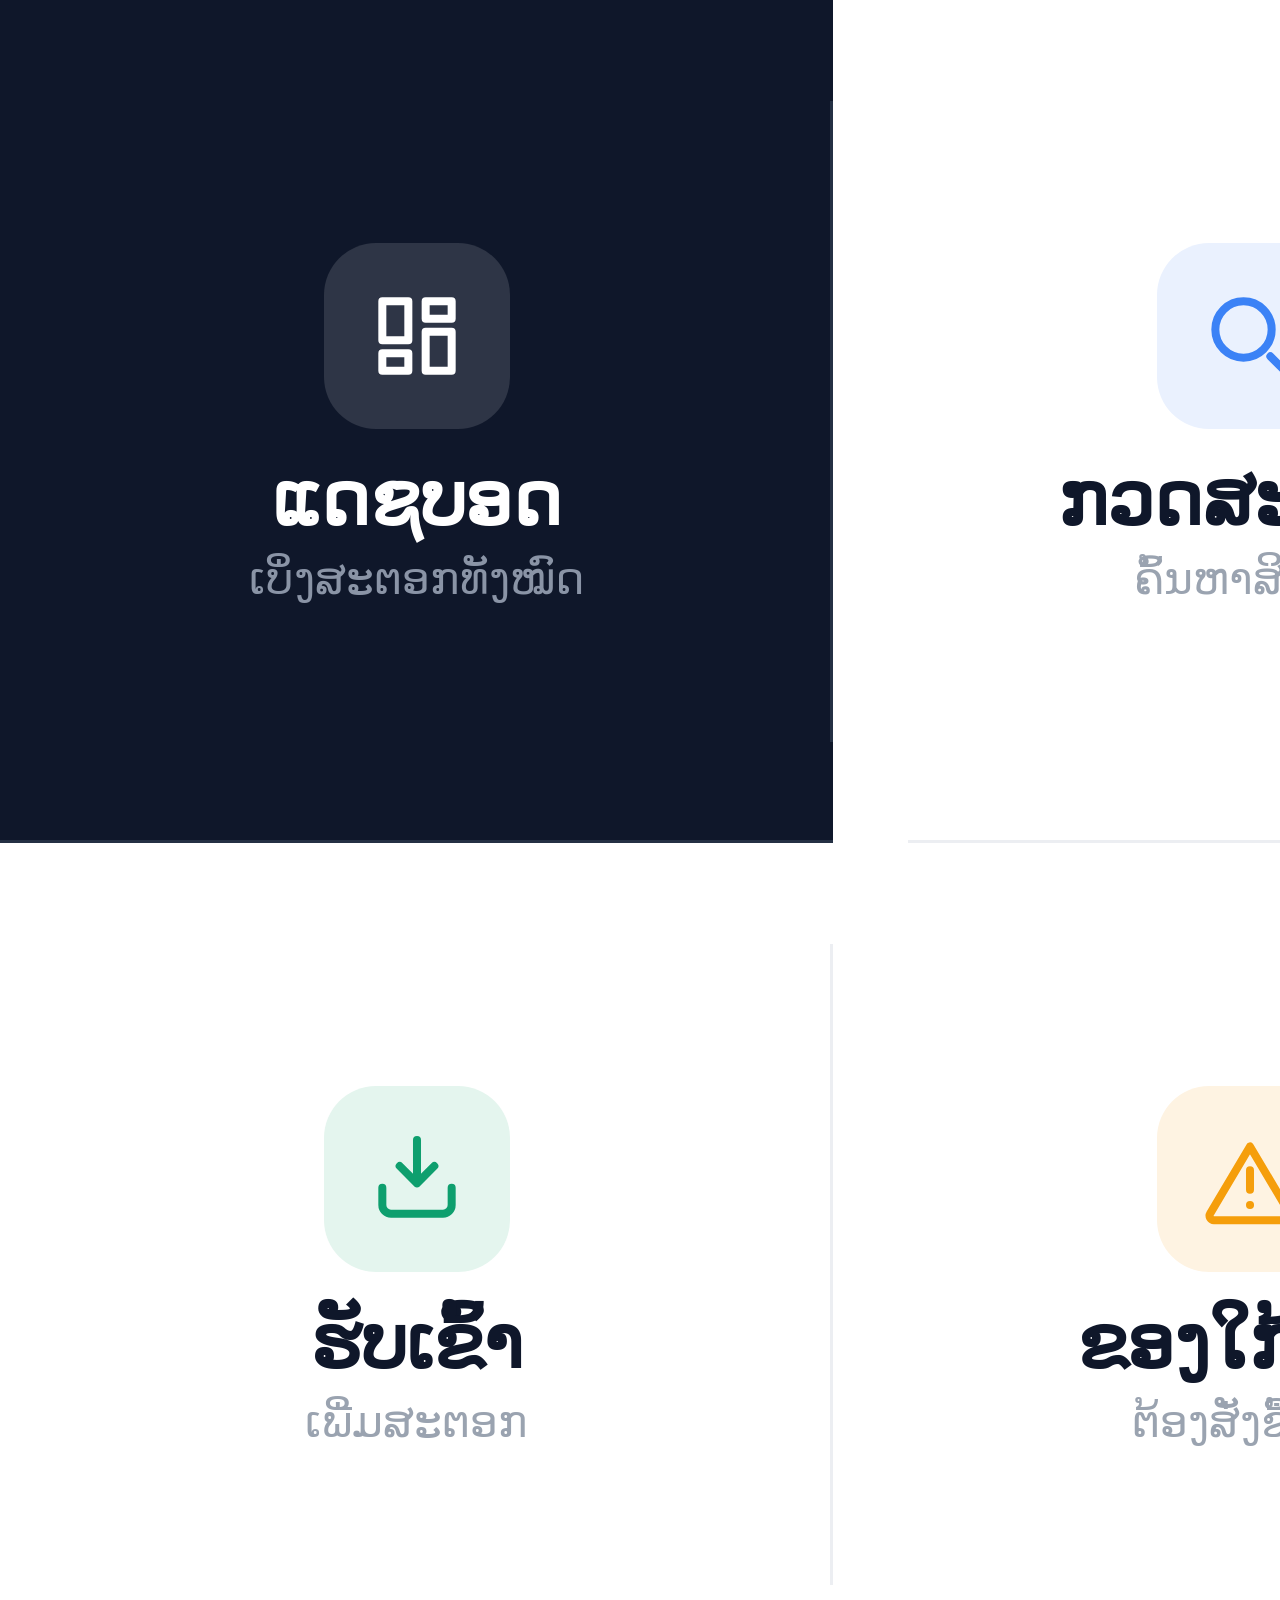
<file: richmenu/menu.html>
<!DOCTYPE html><html lang="lo"><head><meta charset="utf-8"><style>
* { margin:0; padding:0; box-sizing:border-box; }
html,body { width:2500px; height:1686px; }
body {
  font-family:'Noto Sans Lao','Thonburi',sans-serif;
  background:#FFFFFF; display:grid;
  grid-template-columns:833px 834px 833px; grid-template-rows:843px 843px;
}
.cell { position:relative; display:flex; flex-direction:column; align-items:center; justify-content:center; gap:34px; }
.cell::after { content:''; position:absolute; right:0; top:12%; height:76%; width:3px; background:#ECEEF2; }
.cell:nth-child(3n)::after { display:none; }
.cell:nth-child(-n+3)::before { content:''; position:absolute; bottom:0; left:9%; width:82%; height:3px; background:#ECEEF2; }
.badge { width:186px; height:186px; border-radius:52px; display:grid; place-items:center; }
svg { width:104px; height:104px; fill:none; stroke-width:1.85; stroke-linecap:round; stroke-linejoin:round; }
.label { font-size:74px; font-weight:600; color:#0F172A; letter-spacing:-.01em; line-height:1; }
.sub { font-size:44px; color:#9AA3B0; line-height:1; margin-top:-14px; }

/* ປຸ່ມຫຼັກ: ແດຊບອດ */
.primary { background:#0F172A; }
.primary::after { background:#243044; }
.primary::before { background:#243044 !important; left:0 !important; width:100% !important; }
.primary .badge { background:rgba(255,255,255,.13); }
.primary svg { stroke:#FFFFFF; }
.primary .label { color:#FFFFFF; }
.primary .sub { color:#8A94A6; }
</style></head><body>

<div class="cell primary">
  <div class="badge"><svg viewBox="0 0 24 24"><path d="M4 13h6V4H4v9Zm10 7h6v-9h-6v9ZM4 20h6v-4H4v4ZM14 8h6V4h-6v4Z"/></svg></div>
  <div class="label">ແດຊບອດ</div><div class="sub">ເບິ່ງສະຕອກທັງໝົດ</div>
</div>

<div class="cell">
  <div class="badge" style="background:#EAF1FE"><svg viewBox="0 0 24 24" style="stroke:#3B82F6"><path d="M21 21l-4.3-4.3M17 10.5a6.5 6.5 0 1 1-13 0 6.5 6.5 0 0 1 13 0Z"/></svg></div>
  <div class="label">ກວດສະຕອກ</div><div class="sub">ຄົ້ນຫາສິນຄ້າ</div>
</div>

<div class="cell">
  <div class="badge" style="background:#FDECEC"><svg viewBox="0 0 24 24" style="stroke:#E5484D"><path d="M12 3v10m0-10-4 4m4-4 4 4M4 14v4a2 2 0 0 0 2 2h12a2 2 0 0 0 2-2v-4"/></svg></div>
  <div class="label">ເບີກຂອງ</div><div class="sub">ຕັດສະຕອກອອກ</div>
</div>

<div class="cell">
  <div class="badge" style="background:#E4F5EE"><svg viewBox="0 0 24 24" style="stroke:#0E9F6E"><path d="M12 13V3m0 10 4-4m-4 4-4-4M4 14v4a2 2 0 0 0 2 2h12a2 2 0 0 0 2-2v-4"/></svg></div>
  <div class="label">ຮັບເຂົ້າ</div><div class="sub">ເພີ່ມສະຕອກ</div>
</div>

<div class="cell">
  <div class="badge" style="background:#FEF3E2"><svg viewBox="0 0 24 24" style="stroke:#F59E0B"><path d="M12 4.5 2.8 20a1 1 0 0 0 .87 1.5h16.66a1 1 0 0 0 .87-1.5L12 4.5Z"/><path d="M12 10v4.5M12 18h.01"/></svg></div>
  <div class="label">ຂອງໃກ້ໝົດ</div><div class="sub">ຕ້ອງສັ່ງຊື້ເພີ່ມ</div>
</div>

<div class="cell">
  <div class="badge" style="background:#F1F3F6"><svg viewBox="0 0 24 24" style="stroke:#64748B"><circle cx="12" cy="12" r="9.2"/><path d="M9.4 9.3a2.7 2.7 0 0 1 5.2.9c0 1.8-2.6 2.7-2.6 2.7M12 17.2h.01"/></svg></div>
  <div class="label">ວິທີໃຊ້</div><div class="sub">ຄຳສັ່ງທັງໝົດ</div>
</div>

</body></html>
</file>
